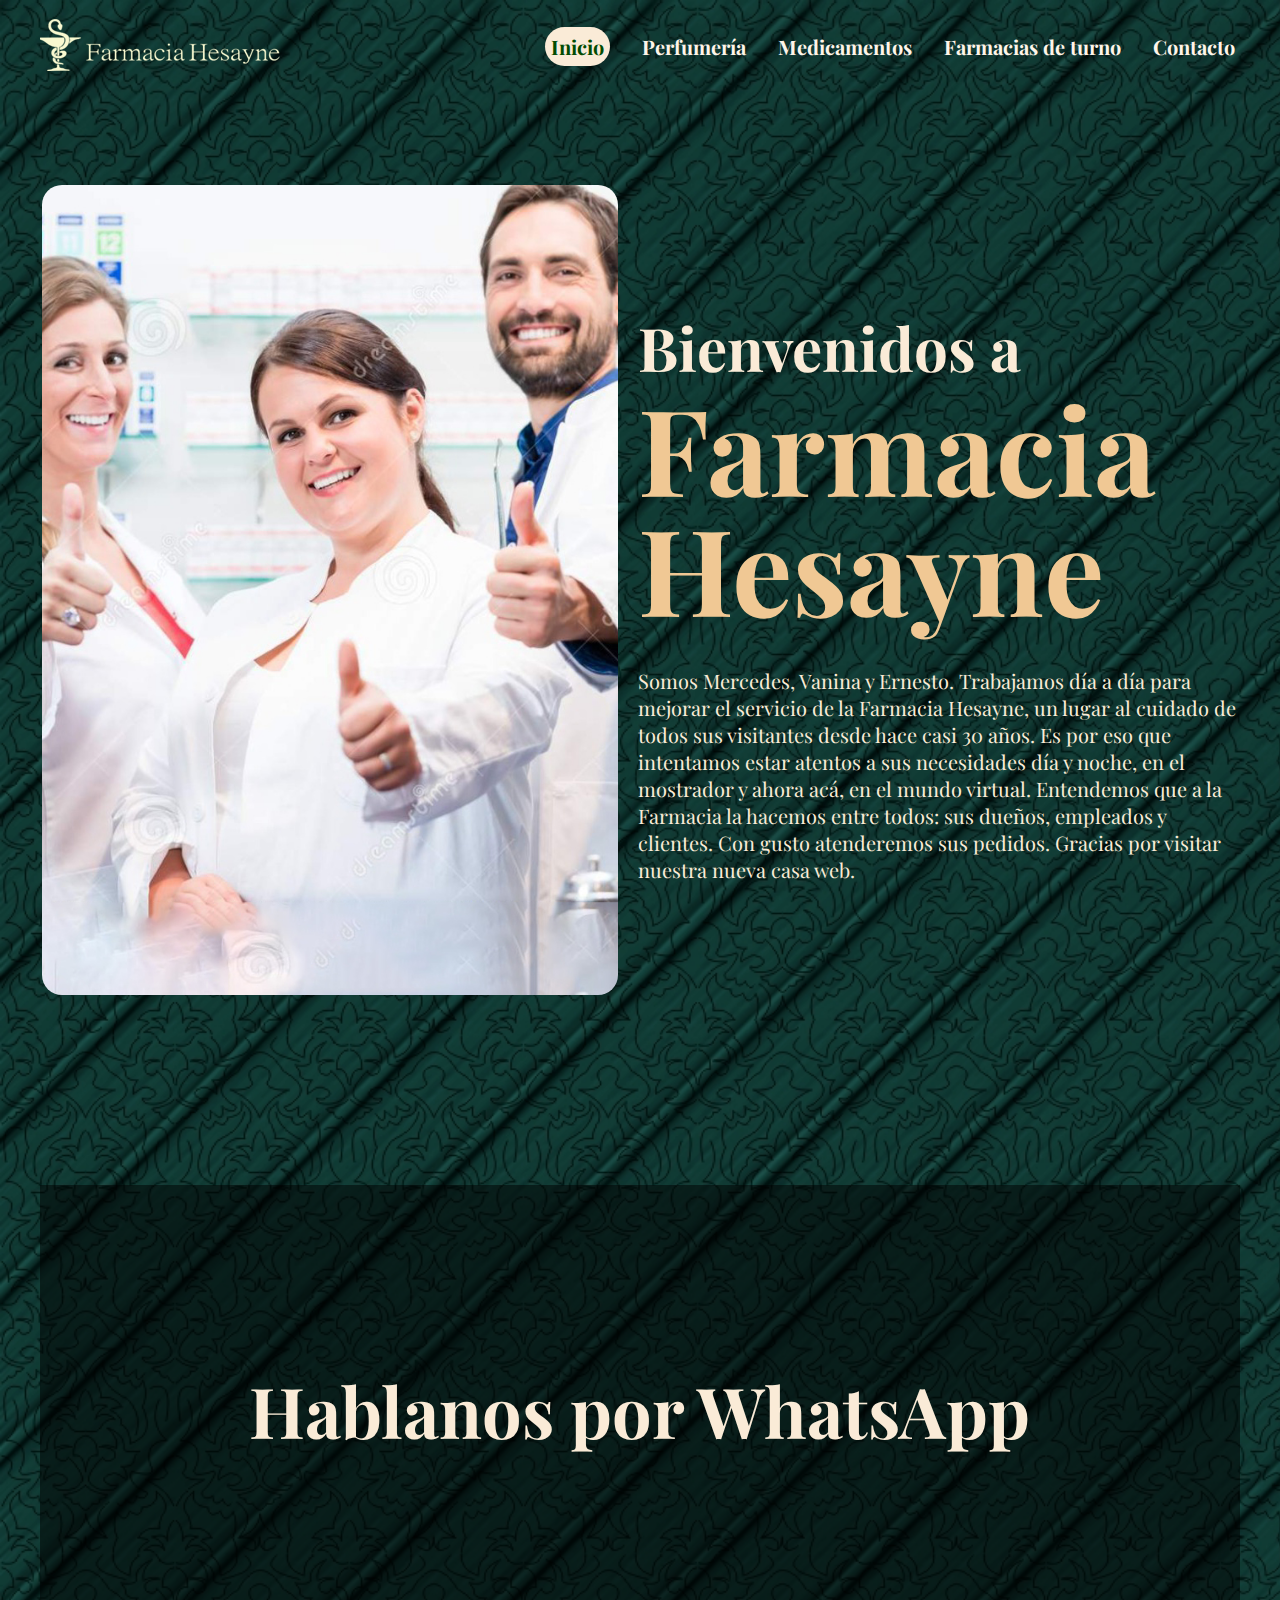
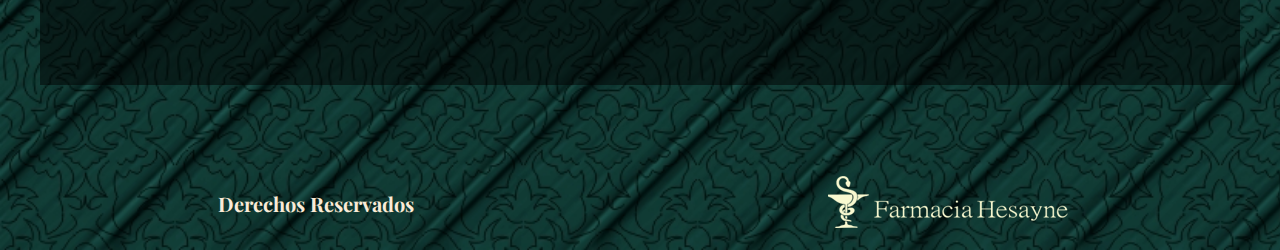
<file: index.html>
<!DOCTYPE html>
<html lang="es">
<head>
    <meta charset="UTF-8">
    <meta http-equiv="X-UA-Compatible" content="IE=edge">
    <meta name="viewport" content="width=device-width, initial-scale=1.0">
    <meta name="description" content="Este es el sitio de la Farmacia Hesayne donde podrás comprar perfumes, preguntar por medicamentos, enterarte qué farmacias están de turno y hablar con nosotros.">
    <meta name="keywords"  content="FARMCIA, HESAYNE, PERFUMES, MEDICAMENTOS, TURNO, EMERGENCIAS, MEDICINA">
    <title>Farmacia Hesayne - Inicio</title>

    

    <!-- Goofle Fonts - Tipografía -->
    <link rel="preconnect" href="https://fonts.googleapis.com">
    <link rel="preconnect" href="https://fonts.gstatic.com" crossorigin>
    <link href="https://fonts.googleapis.com/css2?family=Playfair+Display:wght@500;700;900&display=swap" rel="stylesheet">

    <!-- Fontawesome - Iconos -->
    <link rel="stylesheet" href="https://use.fontawesome.com/releases/v5.15.4/css/all.css" integrity="sha384-DyZ88mC6Up2uqS4h/KRgHuoeGwBcD4Ng9SiP4dIRy0EXTlnuz47vAwmeGwVChigm" crossorigin="anonymous">
    
    <!-- Hoja de estilos -->
    <link rel="stylesheet" href="./styles.css">

    <!-- AOS - CSS -->
    <link href="https://unpkg.com/aos@2.3.1/dist/aos.css" rel="stylesheet">

    <!-- Animate - CSS -->
    <link rel="stylesheet" href="https://cdnjs.cloudflare.com/ajax/libs/animate.css/4.1.1/animate.min.css"/>

    
</head>
<body>
    <header>
        <div class="header__contenedor">
            <div class="header_logo flex-header--30 nav__logo">
                <a class="nav__enlace" href="../index.html">
                    <img src="./imagenes/firmon.png" alt="logo">
                </a>
            </div>
                <div class="flex-header-hijo flex-header--70">
                    <nav>
                        <a class="btn-open-sidebar" href="#sidebar"><i class="fas fa-bars" style="color: antiquewhite;"></i></a>
                        <ul class="nav__lista" id="sidebar">
                            <li class="nav__item">
                                <a class="nav__enlace nav_enlace--activo" href="index.html">Inicio</a>
                            </li>
                            <li class="nav__item">
                                <a class="nav__enlace" href="pages/perfumeria.html">Perfumería</a>
                            </li>
                            <li class="nav__item">
                                <a class="nav__enlace" href="pages/medicamentos.html">Medicamentos</a>
                            </li>
                            <li class="nav__item">
                                <a class="nav__enlace" href="pages/farmacias-de-turno.html">Farmacias de turno</a>
                            </li>
                            <li class="nav__item">
                                <a class="nav__enlace" href="pages/contacto.html">Contacto</a>
                            </li>
                            <li class="nav__item nav__item--oculto"> <!-- sidebar -->
                                <a class="nav__enlace btn-open-sidebar" href="#">❌</a>
                            </li>
                        </ul>
                    </nav>  
                </div>
        </div>
    </header>
    <main>
        <section class="caja grid">
                <div class="hero__left">
                    <img src="./imagenes/farmassssok.jpg" style="width: 100%;" alt="Equipo farmacéutico">
                </div>
                <div class="grid__flex">
                    <h1 class="hero__copete">Bienvenidos a</h1>
                    <h2 class="hero__titulo">Farmacia Hesayne</h2>
                    <p class="hero__parrafo">Somos Mercedes, Vanina y Ernesto. Trabajamos día a día para mejorar el servicio de la Farmacia Hesayne, un lugar al cuidado de todos sus visitantes desde hace casi 30 años. Es por eso que intentamos estar atentos a sus necesidades día y noche, en el mostrador y ahora acá, en el mundo virtual. Entendemos que a la Farmacia la hacemos entre todos: sus dueños, empleados y clientes. Con gusto atenderemos sus pedidos. Gracias por visitar nuestra nueva casa web.</p>
                </div>
        </section>
        <section class="caja2 grid2">
            <div class="grid__flex2">
                <div><h3>Hablanos por WhatsApp</h1></div>
                <div class="iconitoWapp nav__enlace"><a href="https://web.whatsapp.com/"><i class="fab fa-whatsapp fa-6x" style="color: antiquewhite;"></i></a></div>
            </div>
        </section>
    </main>
    <footer>
        <div class="footer__contenedor">
            <div class="flex-footer-hijo">
                <p>Derechos Reservados</p>
            </div>
            <div>
                <img src="./imagenes/firmon.png" alt="">
            </div>
        </div>
    </footer>

    <!-- AOS - JS -->
    <script src="https://unpkg.com/aos@2.3.1/dist/aos.js"></script>
    <script>
        AOS.init();
      </script>

      
</body>
</html>
</file>
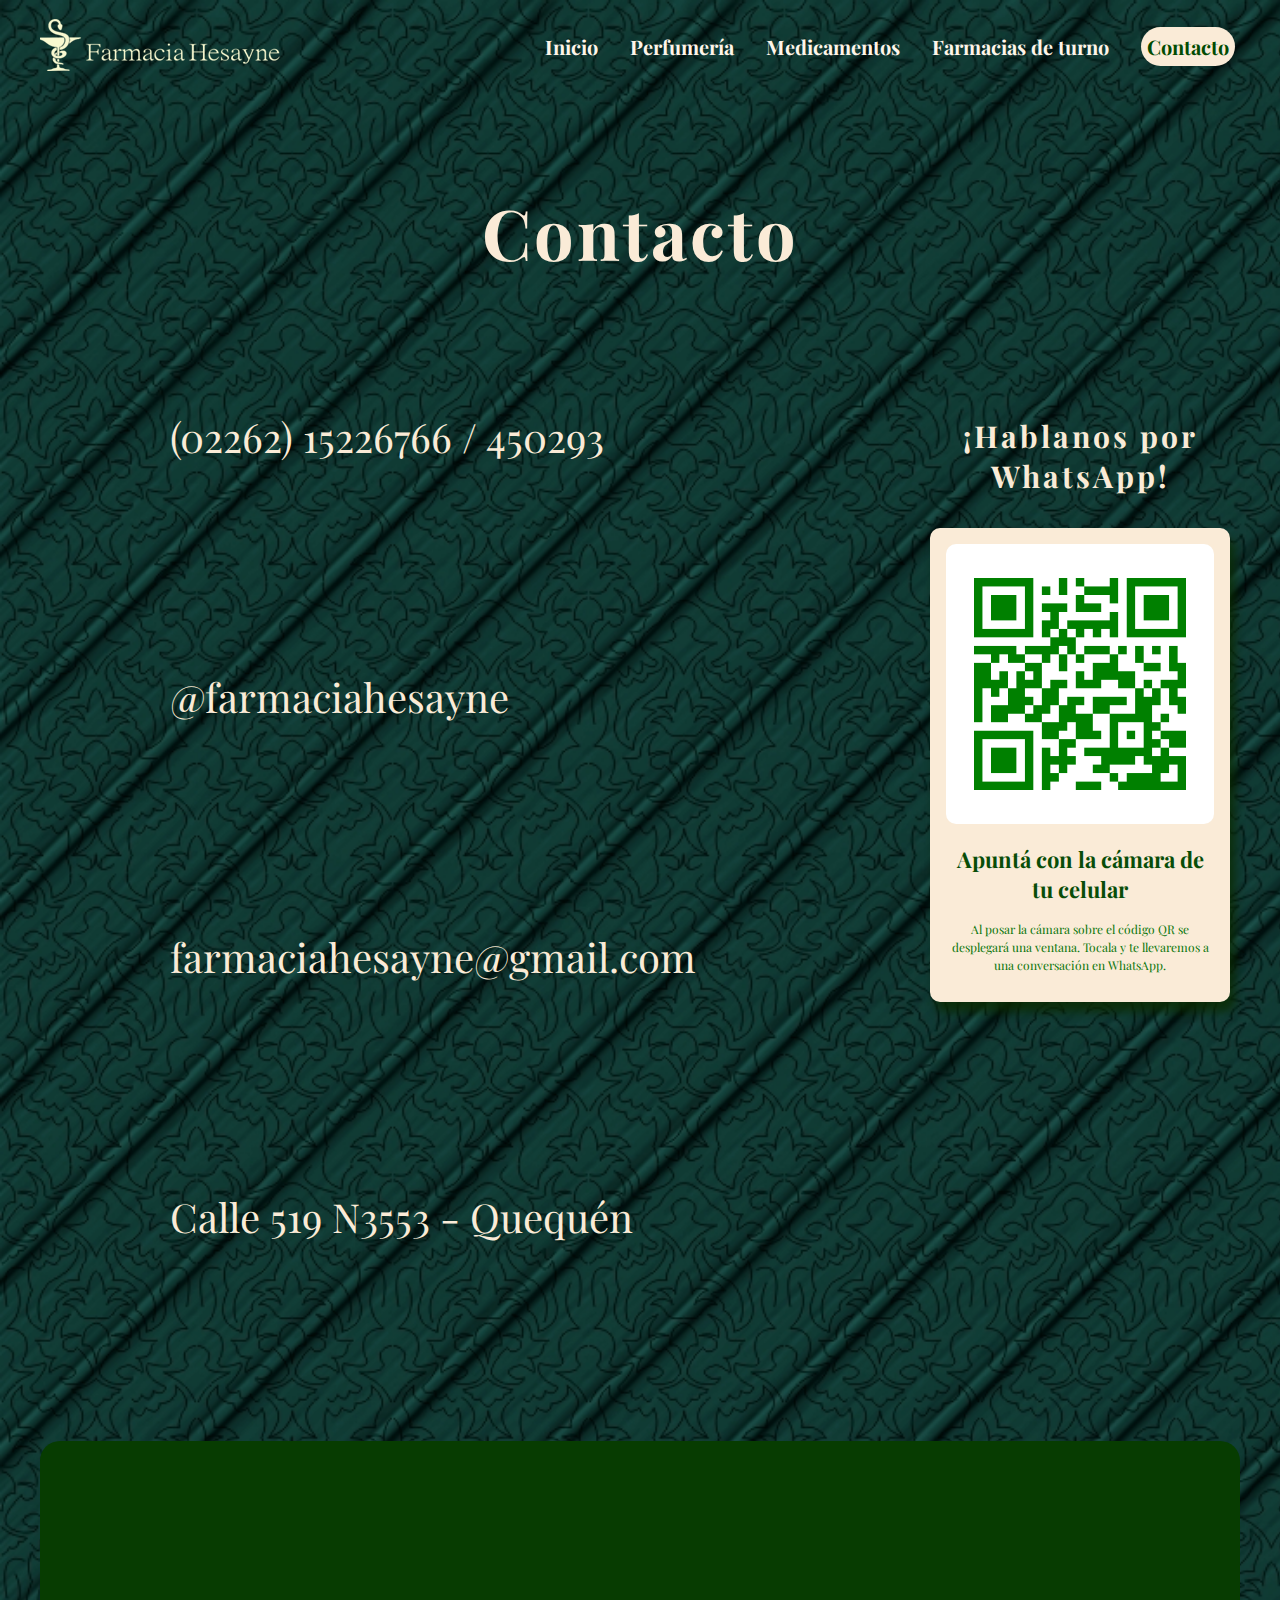
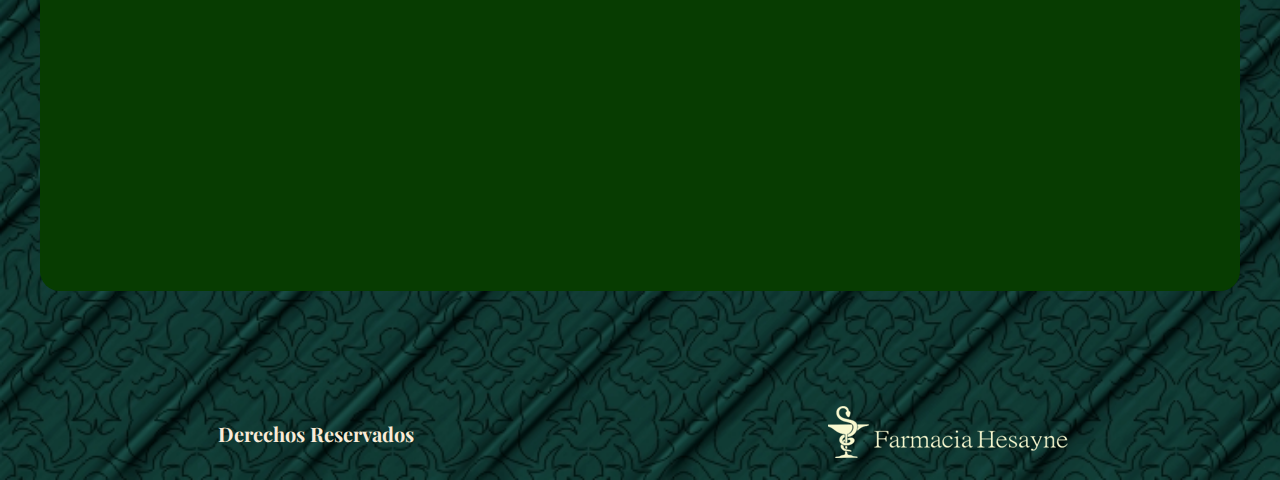
<file: pages/contacto.html>
<!DOCTYPE html>
<html lang="en">
<head>
    <meta charset="UTF-8">
    <meta http-equiv="X-UA-Compatible" content="IE=edge">
    <meta name="viewport" content="width=device-width, initial-scale=1.0">
    <title>Farmacia Hesayne - Perfumería</title>
    
    <!-- Goofle Fonts - Tipografía -->
    <link rel="preconnect" href="https://fonts.googleapis.com">
    <link rel="preconnect" href="https://fonts.gstatic.com" crossorigin>
    <link href="https://fonts.googleapis.com/css2?family=Playfair+Display:wght@500;700;900&display=swap" rel="stylesheet">

    <!-- Fontawesome - Iconos -->
    <link rel="stylesheet" href="https://use.fontawesome.com/releases/v5.15.4/css/all.css" integrity="sha384-DyZ88mC6Up2uqS4h/KRgHuoeGwBcD4Ng9SiP4dIRy0EXTlnuz47vAwmeGwVChigm" crossorigin="anonymous">
    
    <!-- Hoja de estilos -->
    <link rel="stylesheet" href="../styles.css">
</head>

<body>
    <header>
        <div class="header__contenedor">
            <div class="header_logo flex-header--30 nav__logo">
                <a class="nav__enlace" href="../index.html">
                    <img src="../imagenes/firmon.png" alt="logo">
                </a>
            </div>
                <div class="flex-header-hijo flex-header--70">
                    <nav>
                        <a class="btn-open-sidebar" href="#sidebar"><i class="fas fa-bars" style="color: antiquewhite;"></i></a>
                        <ul class="nav__lista" id="sidebar">
                            <li class="nav__item">
                                <a class="nav__enlace" href="../index.html">Inicio</a>
                            </li>
                            <li class="nav__item">
                                <a class="nav__enlace" href="./perfumeria.html">Perfumería</a>
                            </li>
                            <li class="nav__item">
                                <a class="nav__enlace" href="./medicamentos.html">Medicamentos</a>
                            </li>
                            <li class="nav__item">
                                <a class="nav__enlace" href="./farmacias-de-turno.html">Farmacias de turno</a>
                            </li>
                            <li class="nav__item">
                                <a class="nav__enlace nav_enlace--activo" href="./contacto.html">Contacto</a>
                            </li>
                            <li class="nav__item nav__item--oculto"> <!-- sidebar -->
                                <a class="nav__enlace btn-open-sidebar" href="#">❌</a>
                            </li>
                        </ul>
                    </nav>  
                </div>
        </div>
    </header>

    <main>
        <section>
            <h2 class="titulo">Contacto</h2>
        </section>
        
        <section class="caja grid3">

                <section id="logoTelefono"><i class="fas fa-phone-alt fa-5x" style="color: antiquewhite;"></i></section>

                <section id="logoInstagram"><i class="fab fa-instagram fa-5x" style="color: antiquewhite;"></i></section>

                <section id="logoGmail"><i class="fas fa-envelope fa-5x" style="color: antiquewhite;"></i></section>

                <section id="logoDireccion"><i class="fas fa-map-marked-alt fa-5x" style="color: antiquewhite;"></i></section>

                <section id="telefono">(02262) 15226766 / 450293</section>

                <section id="instagram">@farmaciahesayne</section>

                <section id="gmail">farmaciahesayne@gmail.com</section>

                <section id="direccion">Calle 519 N3553 - Quequén</section>

                <aside>
                    <section class="bem">
                        <h2 class="bem__h2">¡Hablanos por WhatsApp!</h2>
                        <div class="tarjetaWhatsapp">
                            <img class="tarjeta__imagen" src="../imagenes/codigo qr whatsapp.png" alt="Código QR de WhatsApp">
                            <h2 class="tarjeta__titulo">Apuntá con la cámara de tu celular</h2>
                            <p class="tarjeta__texto">Al posar la cámara sobre el código QR se desplegará una ventana. Tocala y te llevaremos a una conversación en WhatsApp.</p>
                        </div>
                    </section>
                </aside>
        </section>
        <section>
            </section>
            <section class="mapita">
                <iframe src="https://www.google.com/maps/embed?pb=!1m18!1m12!1m3!1d1560.128557743542!2d-58.72444827491091!3d-38.55088952689962!2m3!1f0!2f0!3f0!3m2!1i1024!2i768!4f13.1!3m3!1m2!1s0x958f97c36ff0e629%3A0x3ba8060438a03616!2sFarmacia%20Hesayne!5e0!3m2!1ses-419!2sar!4v1649039605300!5m2!1ses-419!2sar" class="googlemaps" width="1200" height="450" style="border:0;" allowfullscreen="" loading="lazy" referrerpolicy="no-referrer-when-downgrade"></iframe>
            </section>
        </section>
        
    </main>

    <footer>
        <div class="footer__contenedor">
            <div class="flex-footer-hijo">
                <p>Derechos Reservados</p>
            </div>
            <div>
                <img src="../imagenes/firmon.png" alt="">
            </div>
        </div>
    </footer>
</body>
</html>
</file>
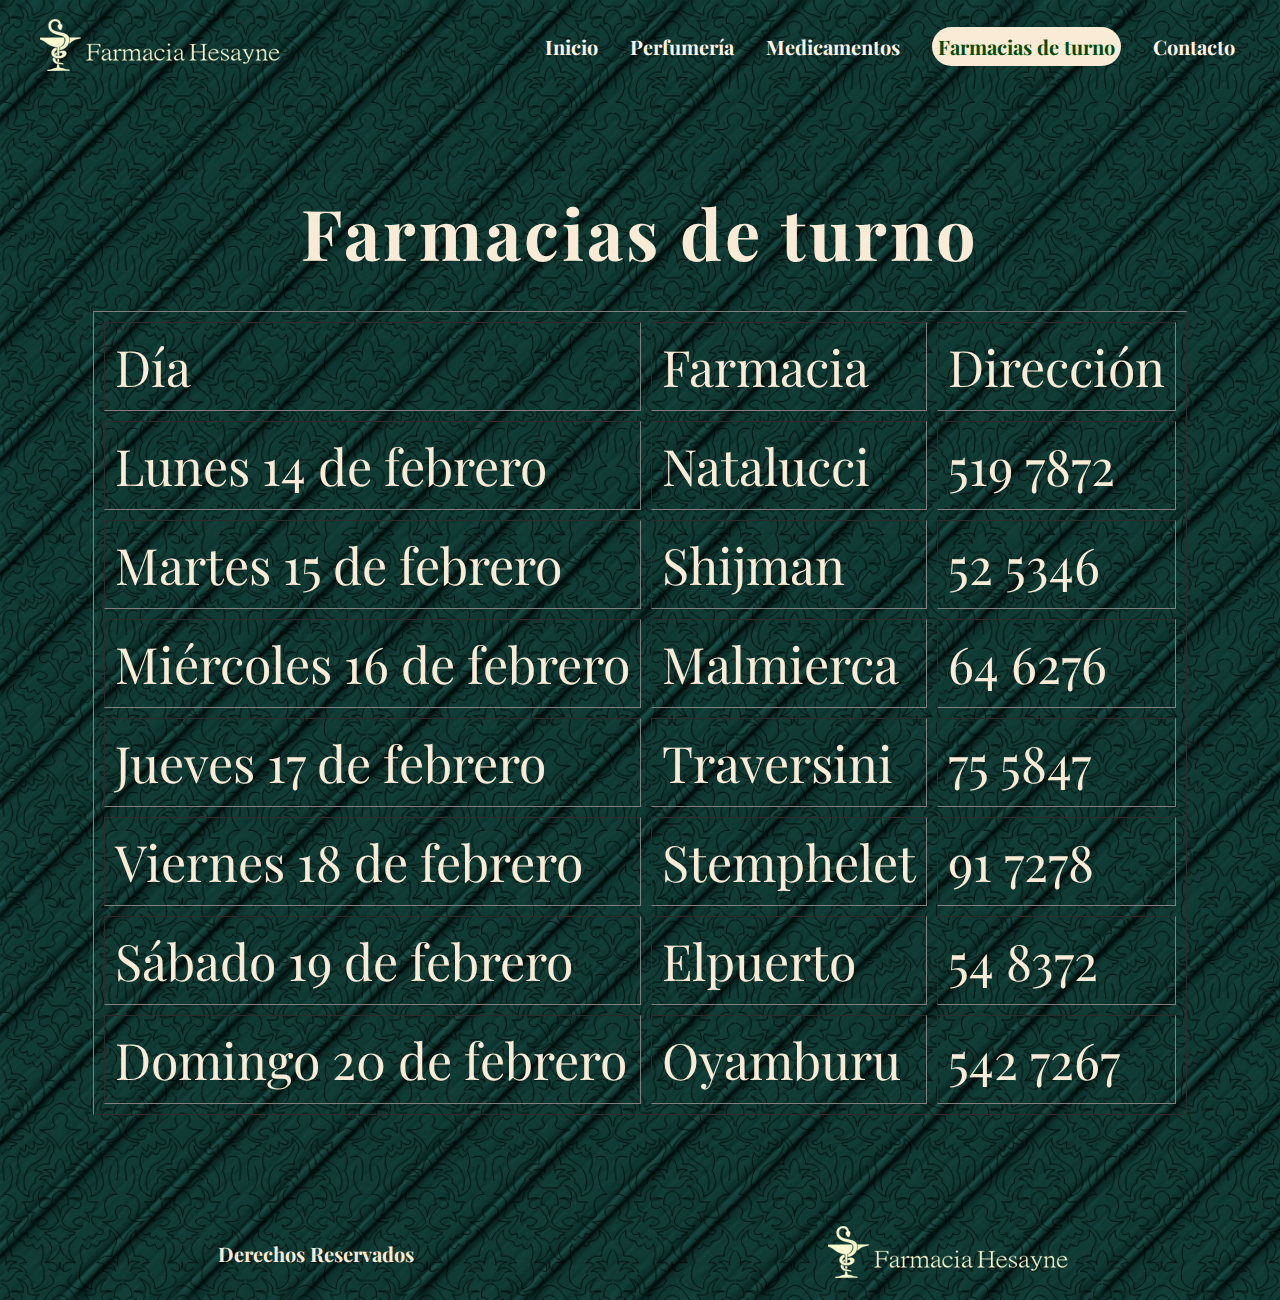
<file: pages/farmacias-de-turno.html>
<!DOCTYPE html>
<html lang="en">
<head>
    <meta charset="UTF-8">
    <meta http-equiv="X-UA-Compatible" content="IE=edge">
    <meta name="viewport" content="width=device-width, initial-scale=1.0">
    <title>Farmacia Hesayne - Perfumería</title>
    
    <!-- Goofle Fonts - Tipografía -->
    <link rel="preconnect" href="https://fonts.googleapis.com">
    <link rel="preconnect" href="https://fonts.gstatic.com" crossorigin>
    <link href="https://fonts.googleapis.com/css2?family=Playfair+Display:wght@500;700;900&display=swap" rel="stylesheet">

    <!-- Fontawesome - Iconos -->
    <link rel="stylesheet" href="https://use.fontawesome.com/releases/v5.15.4/css/all.css" integrity="sha384-DyZ88mC6Up2uqS4h/KRgHuoeGwBcD4Ng9SiP4dIRy0EXTlnuz47vAwmeGwVChigm" crossorigin="anonymous">
    
    <!-- Hoja de estilos -->
    <link rel="stylesheet" href="../styles.css">
</head>
<body>
    <header>
        <div class="header__contenedor">
            <div class="header_logo flex-header--30 nav__logo">
                <a class="nav__enlace" href="../index.html">
                    <img src="../imagenes/firmon.png" alt="logo">
                </a>
            </div>
                <div class="flex-header-hijo flex-header--70">
                    <nav>
                        <a class="btn-open-sidebar" href="#sidebar"><i class="fas fa-bars" style="color: antiquewhite;"></i></a>
                        <ul class="nav__lista"  id="sidebar">
                            <li class="nav__item">
                                <a class="nav__enlace" href="../index.html">Inicio</a>
                            </li>
                            <li class="nav__item">
                                <a class="nav__enlace" href="./perfumeria.html">Perfumería</a>
                            </li>
                            <li class="nav__item">
                                <a class="nav__enlace" href="./medicamentos.html">Medicamentos</a>
                            </li>
                            <li class="nav__item">
                                <a class="nav__enlace nav_enlace--activo" href="./farmacias-de-turno.html">Farmacias de turno</a>
                            </li>
                            <li class="nav__item">
                                <a class="nav__enlace" href="./contacto.html">Contacto</a>
                            </li>
                            <li class="nav__item nav__item--oculto"> <!-- sidebar -->
                                <a class="nav__enlace btn-open-sidebar" href="#">❌</a>
                            </li>
                        </ul>
                    </nav>  
                </div>
        </div>
    </header>

    <main>
        
        <section>
            
            <div>
                <h1 class="titulo">Farmacias de turno</h1>
            </div>

        </section>
        <section>
            
            <div>
                <table border="1" cellpadding="10" cellspacing="10" class="tabla">
                    <tr>
                        <td>Día</td>
                        <td>Farmacia</td>
                        <td>Dirección</td>
                    </tr>
                    <tr>
                       <td>Lunes 14 de febrero</td>
                       <td>Natalucci</td>
                       <td>519 7872</td>
                    </tr>
                    <tr>
                       <td>Martes 15 de febrero</td>
                       <td>Shijman</td>
                       <td>52 5346</td>
                    </tr>
                    <tr>
                       <td>Miércoles 16 de febrero</td>
                       <td>Malmierca</td>
                       <td>64 6276</td>
                    </tr>
                    <tr>
                       <td>Jueves 17 de febrero</td>
                       <td>Traversini</td>
                       <td>75 5847</td>
                    </tr>
                    <tr>
                       <td>Viernes 18 de febrero</td>
                       <td>Stemphelet</td>
                       <td>91 7278</td>
                    </tr>
                    <tr>
                       <td>Sábado 19 de febrero</td>
                       <td>Elpuerto</td>
                       <td>54 8372</td>
                    </tr>
                    <tr>
                       <td>Domingo 20 de febrero</td>
                       <td>Oyamburu</td>
                       <td>542 7267</td>
                    </tr>
                </table>
            </div>
        </section>
    </main>

    <footer>
        <div class="footer__contenedor">
            <div class="flex-footer-hijo">
                <p>Derechos Reservados</p>
            </div>
            <div>
                <img src="../imagenes/firmon.png" alt="">
            </div>
        </div>
    </footer>
</body>
</html>
</file>
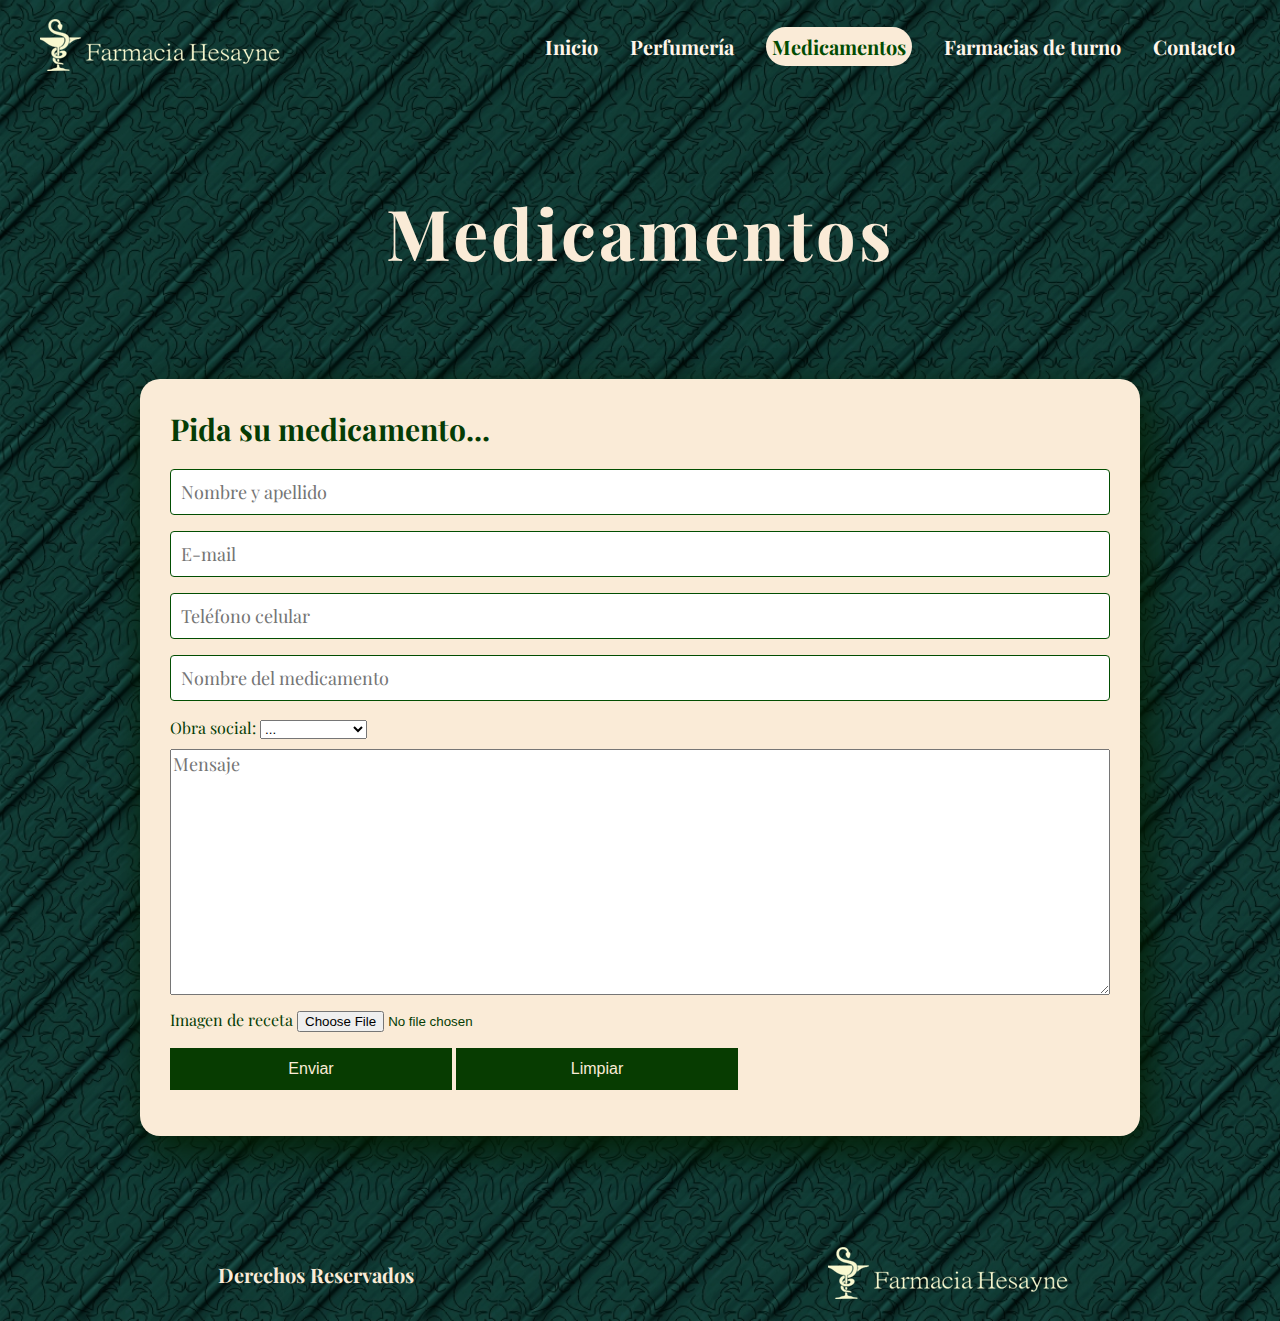
<file: pages/medicamentos.html>
<!DOCTYPE html>
<html lang="en">
<head>
    <meta charset="UTF-8">
    <meta http-equiv="X-UA-Compatible" content="IE=edge">
    <meta name="viewport" content="width=device-width, initial-scale=1.0">
    <title>Farmacia Hesayne - Perfumería</title>
    
    <!-- Goofle Fonts - Tipografía -->
    <link rel="preconnect" href="https://fonts.googleapis.com">
    <link rel="preconnect" href="https://fonts.gstatic.com" crossorigin>
    <link href="https://fonts.googleapis.com/css2?family=Playfair+Display:wght@500;700;900&display=swap" rel="stylesheet">

    <!-- Fontawesome - Iconos -->
    <link rel="stylesheet" href="https://use.fontawesome.com/releases/v5.15.4/css/all.css" integrity="sha384-DyZ88mC6Up2uqS4h/KRgHuoeGwBcD4Ng9SiP4dIRy0EXTlnuz47vAwmeGwVChigm" crossorigin="anonymous">
    
    <!-- Hoja de estilos -->
    <link rel="stylesheet" href="../styles.css">
</head>
<body>
    <header>
        <div class="header__contenedor">
            <div class="header_logo flex-header--30 nav__logo">
                <a class="nav__enlace" href="../index.html">
                    <img src="../imagenes/firmon.png" alt="logo">
                </a>
            </div>
                <div class="flex-header-hijo flex-header--70">
                    <nav>
                        <a class="btn-open-sidebar" href="#sidebar"><i class="fas fa-bars" style="color: antiquewhite;"></i></a>
                        <ul class="nav__lista" id="sidebar">
                            <li class="nav__item">
                                <a class="nav__enlace" href="../index.html">Inicio</a>
                            </li>
                            <li class="nav__item">
                                <a class="nav__enlace" href="./perfumeria.html">Perfumería</a>
                            </li>
                            <li class="nav__item">
                                <a class="nav__enlace nav_enlace--activo" href="./medicamentos.html">Medicamentos</a>
                            </li>
                            <li class="nav__item">
                                <a class="nav__enlace" href="./farmacias-de-turno.html">Farmacias de turno</a>
                            </li>
                            <li class="nav__item">
                                <a class="nav__enlace" href="./contacto.html">Contacto</a>
                            </li>
                            <li class="nav__item nav__item--oculto"> <!-- sidebar -->
                                <a class="nav__enlace btn-open-sidebar" href="#">❌</a>
                            </li>
                        </ul>
                    </nav>  
                </div>
        </div>
    </header>

    <main>
        <section>
            <h2 class="titulo">Medicamentos</h2>
        </section>
        <section class="form-medicamentos">
            <h1>Pida su medicamento...</h1>
            <form action="">
                <div>
                    <input type="text" id="fullname" name="fullname" placeholder="Nombre y apellido" class="controls">
                </div>
                <div>
                    <input type="email" id="email" name="email" placeholder="E-mail" class="controls">
                </div>
                <div>
                    <input type="number" id="celular" name="celular" placeholder="Teléfono celular" class="controls">
                </div>
                <div>
                    <input type="text" id="medicamento" name="medicamento" placeholder="Nombre del medicamento" class="controls"> 
                </div>
                <div>
                    <label for="obra social">Obra social:</label>
                    <select class="listado" name="Obra Social" id="obra social">
                        <option value="...">...</option>
                        <option value="osde">OSDE</option>
                        <option value="ioma">IOMA</option>
                        <option value="swissmedical">Swiss Medical</option>
                        <option value="amffa">AMFFA</option>
                        <option value="medife">Medifé</option>
                    </select>
                </div>
                <div>
                    <textarea class="campodetexto" name="mensaje" id="mensaje" cols="30" rows="10" placeholder="Mensaje"></textarea>
                </div>              
                <div>
                    <label for="receta">Imagen de receta</label>
                    <input type="file" id="receta" name="receta">
                </div>
                <div>
                    <input type="submit" value="Enviar" class="botons btn-green brn-green:hover">
                    <input type="reset" value="Limpiar" class="botons btn-green brn-green:hover">
                </div>
            </form>
        </section>
    </main>

    <footer>
        <div class="footer__contenedor">
            <div class="flex-footer-hijo">
                <p>Derechos Reservados</p>
            </div>
            <div>
                <img src="../imagenes/firmon.png" alt="">
            </div>
        </div>
    </footer>
</body>
</html>
</file>
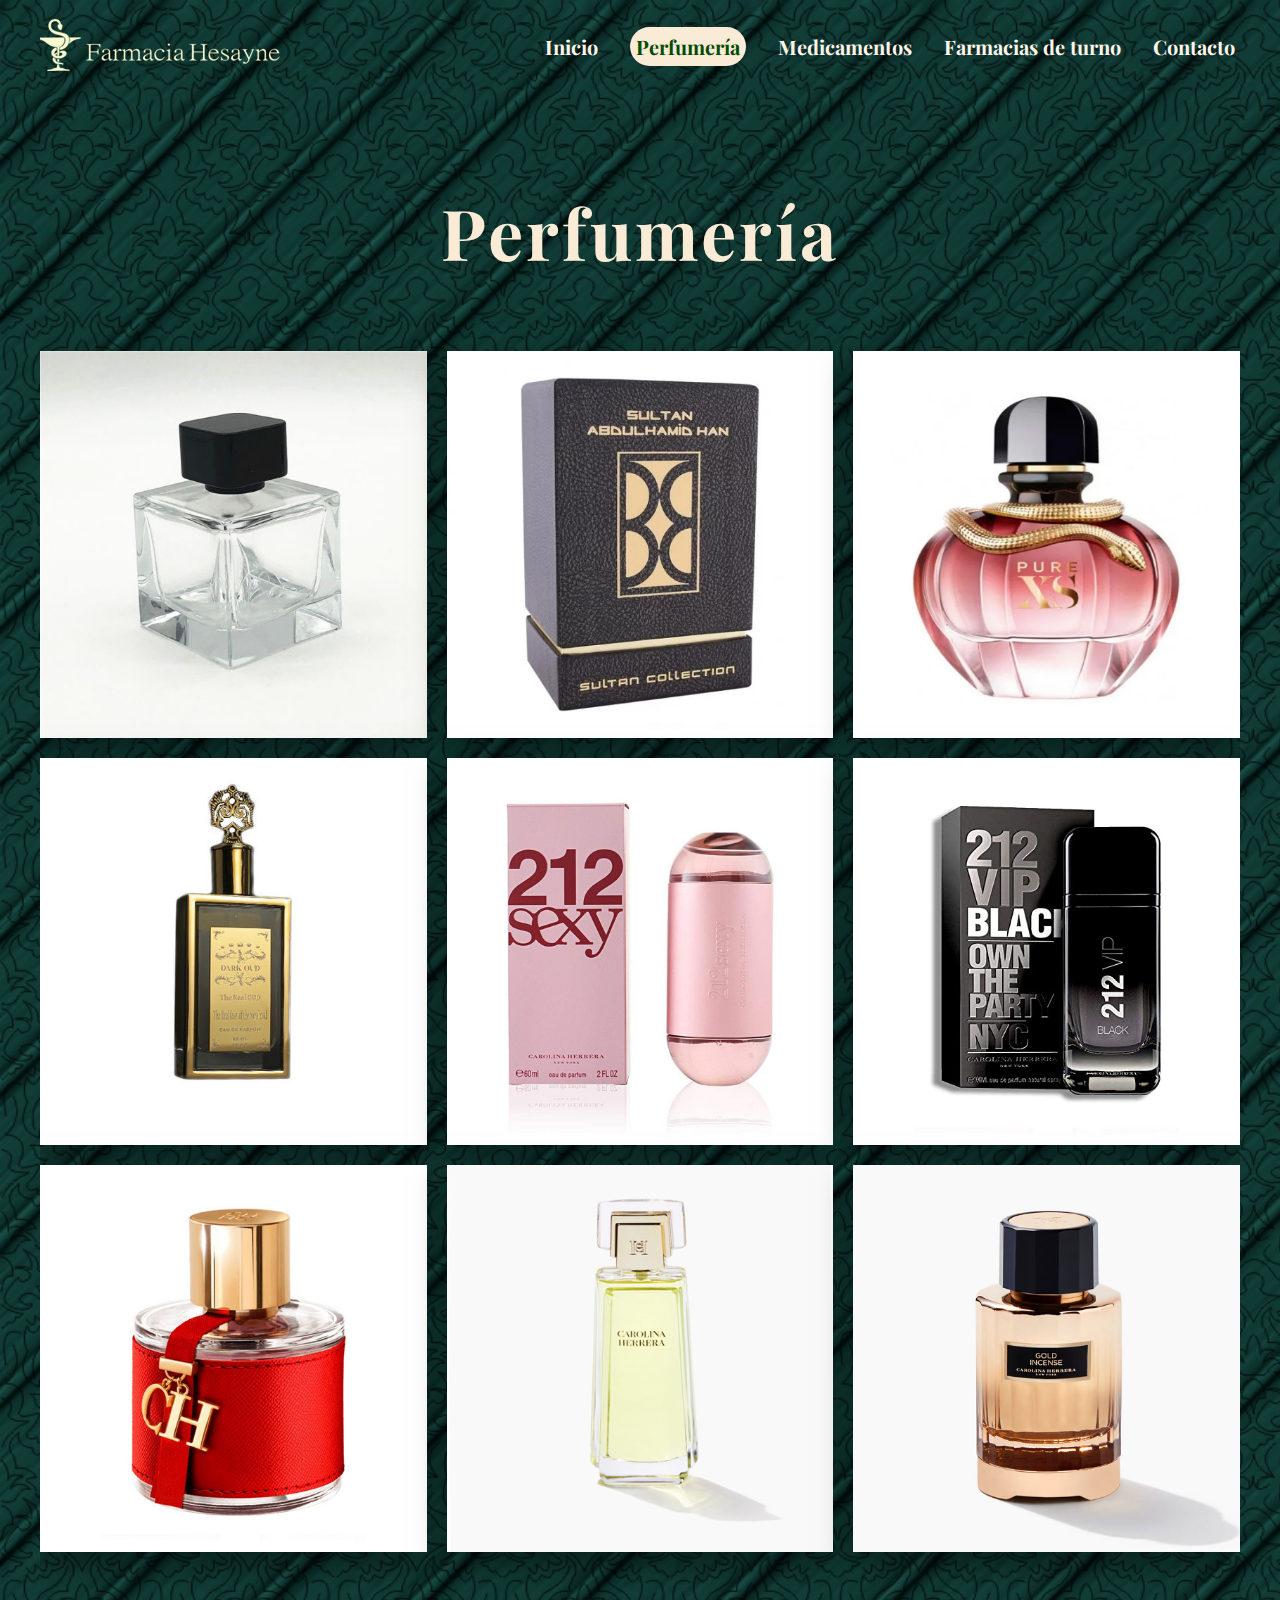
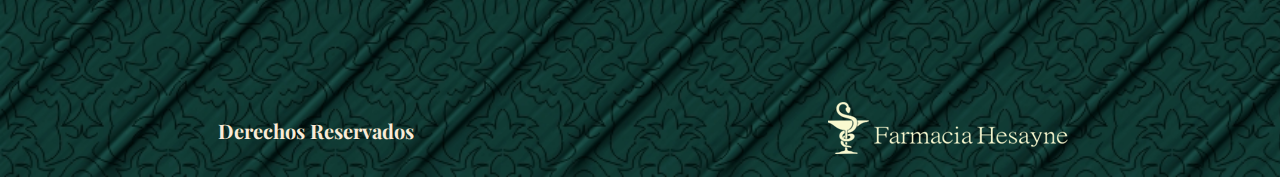
<file: pages/perfumeria.html>
<!DOCTYPE html>
<html lang="en">
<head>
    <meta charset="UTF-8">
    <meta http-equiv="X-UA-Compatible" content="IE=edge">
    <meta name="viewport" content="width=device-width, initial-scale=1.0">
    <title>Farmacia Hesayne - Perfumería</title>
    
    <!-- Goofle Fonts - Tipografía -->
    <link rel="preconnect" href="https://fonts.googleapis.com">
    <link rel="preconnect" href="https://fonts.gstatic.com" crossorigin>
    <link href="https://fonts.googleapis.com/css2?family=Playfair+Display:wght@500;700;900&display=swap" rel="stylesheet">

    <!-- Fontawesome - Iconos -->
    <link rel="stylesheet" href="https://use.fontawesome.com/releases/v5.15.4/css/all.css" integrity="sha384-DyZ88mC6Up2uqS4h/KRgHuoeGwBcD4Ng9SiP4dIRy0EXTlnuz47vAwmeGwVChigm" crossorigin="anonymous">
    
    <!-- Hoja de estilos -->
    <link rel="stylesheet" href="../styles.css">
</head>
<body>
    <header>
        <div class="header__contenedor">
                <div class="header_logo flex-header--30 nav__logo">
                    <a class="nav__enlace" href="../index.html">
                        <img src="../imagenes/firmon.png" alt="logo">
                    </a>
                </div>
                <div class="flex-header-hijo flex-header--70">
                    <nav>
                        <a class="btn-open-sidebar" href="#sidebar"><i class="fas fa-bars" style="color: antiquewhite;"></i></a>
                        <ul class="nav__lista"  id="sidebar">
                            <li class="nav__item">
                                <a class="nav__enlace" href="../index.html">Inicio</a>
                            </li>
                            <li class="nav__item">
                                <a class="nav__enlace nav_enlace--activo" href="./perfumeria.html">Perfumería</a>
                            </li>
                            <li class="nav__item">
                                <a class="nav__enlace" href="./medicamentos.html">Medicamentos</a>
                            </li>
                            <li class="nav__item">
                                <a class="nav__enlace" href="./farmacias-de-turno.html">Farmacias de turno</a>
                            </li>
                            <li class="nav__item">
                                <a class="nav__enlace" href="./contacto.html">Contacto</a>
                            </li>
                            <li class="nav__item nav__item--oculto"> <!-- sidebar -->
                                <a class="nav__enlace btn-open-sidebar" href="#">❌</a>
                            </li>
                        </ul>
                    </nav>  
                </div>
        </div>
    </header>

    <main>
        <section>
            <h2 class="titulo">Perfumería</h2>
        </section>

        <section class="galeria">
            <a href="#image1">
                <img src="../imagenes/perfu square.jpeg" alt="">
            </a>
            <a href="#image2">
                <img src="../imagenes/foto2.jpg" alt="">
            </a>
            <a href="#image3">
                <img src="../imagenes/foto3.jpg" alt="">
            </a>
            <a href="#image4">
                <img src="../imagenes/foto4.jpg" alt="">
            </a>
            <a href="#image5">
                <img src="../imagenes/foto5.jpg" alt="">
            </a>
            <a href="#image6">
                <img src="../imagenes/foto6.jpg" alt="">
            </a>
            <a href="#image7">
                <img src="../imagenes/foto7.jpg" alt="">
            </a>
            <a href="#image8">
                <img src="../imagenes/foto8.jpg" alt="">
            </a>
            <a href="#image9">
                <img src="../imagenes/foto9.jpg" alt="">
            </a>
        </section>

        <article class="light-box" id="image1">
            <a href="#image9" class="next"><i class="fas fa-arrow-circle-left" style="color: antiquewhite;"></i></a>
            <div>
                <h1>Del Cuore (50ml) - $17.000</h1>
            
                <img src="../imagenes/perfu square.jpeg" alt="">
            </div>
            <a href="#image2" class="next"><i class="fas fa-arrow-alt-circle-right" style="color: antiquewhite;"></i></a>
            <a href="#" class="close">X</a>
        </article>
        <article class="light-box" id="image2">
            <a href="#image1" class="next"><i class="fas fa-arrow-circle-left" style="color: antiquewhite;"></i></a>
            <div>
                <h1>Sultan (60ml) - $18.000</h1>

                <img src="../imagenes/foto2.jpg" alt="">
            </div>
            <a href="#image3" class="next"><i class="fas fa-arrow-alt-circle-right" style="color: antiquewhite;"></i></a>
            <a href="#" class="close">X</a>
        </article>
        <article class="light-box" id="image3">
            <a href="#image2" class="next"><i class="fas fa-arrow-circle-left" style="color: antiquewhite;"></i></a>
            <div>
                <h1>Pure XS (50ml) - $20.000</h1>

                <img src="../imagenes/foto3.jpg" alt="">
            </div>
            <a href="#image4" class="next"><i class="fas fa-arrow-alt-circle-right" style="color: antiquewhite;"></i></a>
            <a href="#" class="close">X</a>
        </article>
        <article class="light-box" id="image4">
            <a href="#image3" class="next"><i class="fas fa-arrow-circle-left" style="color: antiquewhite;"></i></a>
            <div>
                <h1>Dark Oud (60ml) - $21.000</h1>

                <img src="../imagenes/foto4.jpg" alt="">
            </div>
            <a href="#image5" class="next"><i class="fas fa-arrow-alt-circle-right" style="color: antiquewhite;"></i></a>
            <a href="#" class="close">X</a>
        </article>
        <article class="light-box" id="image5">
            <a href="#image4" class="next"><i class="fas fa-arrow-circle-left" style="color: antiquewhite;"></i></a>
            <div>
                <h1>212 Sexy (60ml) - $22.000</h1>

                <img src="../imagenes/foto5.jpg" alt="">
            </div>
            <a href="#image6" class="next"><i class="fas fa-arrow-alt-circle-right" style="color: antiquewhite;"></i></a>
            <a href="#" class="close">X</a>
        </article>
        <article class="light-box" id="image6">
            <a href="#image5" class="next"><i class="fas fa-arrow-circle-left" style="color: antiquewhite;"></i></a>
            <div>
                <h1>212 VIP Black (60ml) - $22.000</h1>

                <img src="../imagenes/foto6.jpg" alt="">
            </div>
            <a href="#image7" class="next"><i class="fas fa-arrow-alt-circle-right" style="color: antiquewhite;"></i></a>
            <a href="#" class="close">X</a>
        </article>
        <article class="light-box" id="image7">
            <a href="#image6" class="next"><i class="fas fa-arrow-circle-left" style="color: antiquewhite;"></i></a>
            <div>
                <h1>CH Red (50ml) - $30.000</h1>

                <img src="../imagenes/foto7.jpg" alt="">
            </div>
            <a href="#image8" class="next"><i class="fas fa-arrow-alt-circle-right" style="color: antiquewhite;"></i></a>
            <a href="#" class="close">X</a>
        </article>
        <article class="light-box" id="image8">
            <a href="#image7" class="next"><i class="fas fa-arrow-circle-left" style="color: antiquewhite;"></i></a>
            <div>
                <h1>Carolina Herrera Aqua (80ml) - $25.000</h1>

                <img src="../imagenes/foto8.jpg" alt="">
            </div>
            <a href="#image9" class="next"><i class="fas fa-arrow-alt-circle-right" style="color: antiquewhite;"></i></a>
            <a href="#" class="close">X</a>
        </article>
        <article class="light-box" id="image9">
            <a href="#image8" class="next"><i class="fas fa-arrow-circle-left" style="color: antiquewhite;"></i></a>
            <div>
                <h1>CH Gold Incense (60ml) - $30.000</h1>

                <img src="../imagenes/foto9.jpg" alt="">
            </div>
            <a href="#image1" class="next"><i class="fas fa-arrow-alt-circle-right" style="color: antiquewhite;"></i></a>
            <a href="#" class="close">X</a>
        </article>

    </main>

    <footer>
        <div class="footer__contenedor">
            <div class="flex-footer-hijo">
                <p>Derechos Reservados</p>
            </div>
            <div>
                <img src="../imagenes/firmon.png" alt="">
            </div>
        </div>
    </footer>
</body>
</html>
</file>
<file: styles.css>
@charset "UTF-8";
* {
  margin: 3;
  padding: 3;
  -webkit-box-sizing: border-box;
          box-sizing: border-box;
}

body {
  font-family: 'Playfair Display', serif;
}

html {
  background-image: url(../imagenes/lines_texture1100.jpg);
  background-repeat: no-repeat;
  background-size: cover;
}

/* TÍTULOS */
.titulo {
  text-align: center;
  letter-spacing: 3px;
  font-size: 70px;
  color: antiquewhite;
  margin-bottom: 2rem;
  -webkit-animation-duration: 2s;
          animation-duration: 2s;
  -webkit-animation-name: aparecer;
          animation-name: aparecer;
  -webkit-animation-iteration-count: 1;
          animation-iteration-count: 1;
}

@-webkit-keyframes aparecer {
  0% {
    opacity: 0;
  }
  100% {
    opacity: 1;
  }
}

@keyframes aparecer {
  0% {
    opacity: 0;
  }
  100% {
    opacity: 1;
  }
}

.copete {
  color: antiquewhite;
  font-size: 30px;
  margin-bottom: auto;
}

/* Menú Lateral */
.btn-open-sidebar {
  display: none;
}

.nav__item--oculto {
  display: none;
}

/* PRIMER CONTENEDOR INDEX */
.caja {
  /* border: 3px solid black; */
  margin-left: auto;
  margin-right: auto;
  /* margin-bottom: 5rem;
    max-width: 1600px; */
  width: 95%;
  min-height: 100vh;
  /* padding: 1rem; */
}

.grid__flex {
  display: -webkit-box;
  display: -ms-flexbox;
  display: flex;
  -webkit-box-pack: center;
      -ms-flex-pack: center;
          justify-content: center;
  -webkit-box-align: stretch;
      -ms-flex-align: stretch;
          align-items: stretch;
  -webkit-box-orient: vertical;
  -webkit-box-direction: normal;
      -ms-flex-direction: column;
          flex-direction: column;
  color: antiquewhite;
}

.grid__flex h2 {
  font-size: 140px;
  line-height: 120px;
}

.grid__flex h1 {
  font-size: 60px;
  margin-bottom: none;
  -ms-grid-column-align: end;
      justify-self: end;
}

.grid__flex p {
  font-size: 25px;
}

.grid {
  display: -ms-grid;
  display: grid;
  -webkit-box-pack: center;
      -ms-flex-pack: center;
          justify-content: center;
  -webkit-box-align: stretch;
      -ms-flex-align: stretch;
          align-items: stretch;
  -ms-grid-columns: 48% 50%;
      grid-template-columns: 48% 50%;
  -ms-grid-rows: 1fr;
      grid-template-rows: 1fr;
  /* grid-template-areas: 
        "imagen copete"
        "imagen titulo"
        "imagen texto"; 
    justify-items: stretch;
    align-items: left; */
  margin-bottom: 100px;
  gap: 20px;
}

.grid img {
  width: 100%;
  height: 90vh;
  -o-object-fit: cover;
     object-fit: cover;
  border-radius: 20px;
}

.grid__flex .hero__titulo {
  font-size: 120px;
}

.hero__copete {
  margin-top: -60px;
  margin-bottom: -100px;
  -webkit-animation-duration: 2s;
          animation-duration: 2s;
  -webkit-animation-name: aparecer;
          animation-name: aparecer;
  -webkit-animation-iteration-count: 1;
          animation-iteration-count: 1;
}

.grid__flex p {
  font-size: 20px;
}

.hero__parrafo {
  margin-top: -60px;
  -webkit-animation-duration: 2s;
          animation-duration: 2s;
  -webkit-animation-name: aparecer;
          animation-name: aparecer;
  -webkit-animation-iteration-count: 1;
          animation-iteration-count: 1;
}

.hero__titulo {
  color: #f0c894;
  -webkit-animation-duration: 2s;
          animation-duration: 2s;
  -webkit-animation-name: aparecer;
          animation-name: aparecer;
  -webkit-animation-iteration-count: 1;
          animation-iteration-count: 1;
  font-size: 120px;
}

/* SEGUNDO CONTENEDOR INDEX */
.caja2 {
  /* border: 3px solid black; */
  margin-left: auto;
  margin-right: auto;
  margin-bottom: 5rem;
  max-width: 1600px;
  width: 95%;
  height: 500px;
  padding: 100px;
  min-height: 50vh;
  background: rgba(0, 0, 0, 0.5);
  /* padding: 1rem; */
}

.grid2 {
  display: -webkit-box;
  display: -ms-flexbox;
  display: flex;
  -webkit-box-pack: center;
      -ms-flex-pack: center;
          justify-content: center;
  -webkit-box-align: stretch;
      -ms-flex-align: stretch;
          align-items: stretch;
  -ms-grid-columns: 1fr;
      grid-template-columns: 1fr;
  -ms-grid-rows: 70% 30%;
      grid-template-rows: 70% 30%;
  -ms-flex-line-pack: center;
      align-content: center;
  -webkit-box-orient: vertical;
  -webkit-box-direction: normal;
      -ms-flex-direction: column;
          flex-direction: column;
}

.grid__flex2 {
  display: -webkit-box;
  display: -ms-flexbox;
  display: flex;
  -webkit-box-pack: center;
      -ms-flex-pack: center;
          justify-content: center;
  -webkit-box-align: center;
      -ms-flex-align: center;
          align-items: center;
  -webkit-box-orient: vertical;
  -webkit-box-direction: normal;
      -ms-flex-direction: column;
          flex-direction: column;
  color: antiquewhite;
}

.grid__flex2 h3 {
  font-size: 70px;
  line-height: 120px;
  margin-top: -30px;
}

.iconitoWapp {
  margin-top: -50px;
}

/* TABLA PÁGINA FARMACIAS DE TURNO */
.tabla {
  color: antiquewhite;
  font-size: 50px;
  margin: auto;
  margin-bottom: 100px;
}

/* CONTENEDOR PÁGINA CONTACTO */
.grid3 {
  display: -ms-grid;
  display: grid;
  -ms-grid-columns: 10% 60% 30%;
      grid-template-columns: 10% 60% 30%;
  -ms-grid-rows: 1fr 1fr 1fr 1fr;
      grid-template-rows: 1fr 1fr 1fr 1fr;
      grid-template-areas: "logoTelefono telefono qr" "logoInstagram instagram qr" "logoGmail gmail qr" "logoDireccion direccion qr";
  gap: 10px;
  -webkit-box-orient: horizontal;
  -webkit-box-direction: normal;
      -ms-flex-direction: row;
          flex-direction: row;
  color: antiquewhite;
  margin-bottom: 200px;
}

/* .grid3 > * {
    border: 1px solid orange;
} */
section#logoTelefono {
  -ms-grid-row: 1;
  -ms-grid-column: 1;
  grid-area: logoTelefono;
  -ms-flex-item-align: center;
      -ms-grid-row-align: center;
      align-self: center;
  -ms-grid-column-align: center;
      justify-self: center;
}

section#logoInstagram {
  -ms-grid-row: 2;
  -ms-grid-column: 1;
  grid-area: logoInstagram;
  -ms-flex-item-align: center;
      -ms-grid-row-align: center;
      align-self: center;
  -ms-grid-column-align: center;
      justify-self: center;
}

section#logoGmail {
  -ms-grid-row: 3;
  -ms-grid-column: 1;
  grid-area: logoGmail;
  -ms-flex-item-align: center;
      -ms-grid-row-align: center;
      align-self: center;
  -ms-grid-column-align: center;
      justify-self: center;
}

section#logoDireccion {
  -ms-grid-row: 4;
  -ms-grid-column: 1;
  grid-area: logoDireccion;
  -ms-flex-item-align: center;
      -ms-grid-row-align: center;
      align-self: center;
  -ms-grid-column-align: center;
      justify-self: center;
}

section#telefono {
  -ms-grid-row: 1;
  -ms-grid-column: 2;
  grid-area: telefono;
  -ms-flex-item-align: center;
      -ms-grid-row-align: center;
      align-self: center;
  -ms-grid-column-align: left;
      justify-self: left;
  font-size: 40px;
}

section#instagram {
  -ms-grid-row: 2;
  -ms-grid-column: 2;
  grid-area: instagram;
  -ms-flex-item-align: center;
      -ms-grid-row-align: center;
      align-self: center;
  -ms-grid-column-align: left;
      justify-self: left;
  font-size: 40px;
}

section#gmail {
  -ms-grid-row: 3;
  -ms-grid-column: 2;
  grid-area: gmail;
  -ms-flex-item-align: center;
      -ms-grid-row-align: center;
      align-self: center;
  -ms-grid-column-align: left;
      justify-self: left;
  font-size: 40px;
}

section#direccion {
  -ms-grid-row: 4;
  -ms-grid-column: 2;
  grid-area: direccion;
  -ms-flex-item-align: center;
      -ms-grid-row-align: center;
      align-self: center;
  -ms-grid-column-align: left;
      justify-self: left;
  font-size: 40px;
}

aside {
  -ms-grid-row: 1;
  -ms-grid-row-span: 4;
  -ms-grid-column: 3;
  grid-area: qr;
  -ms-flex-item-align: center;
      -ms-grid-row-align: center;
      align-self: center;
}

.googlemaps {
  margin-top: -100px;
  background: #073c01;
  border-radius: 20px;
  width: 95%;
  margin-left: 2.5%;
  margin-bottom: 100px;
}

/* PAGINA PERFUMERIA */
.galeria {
  display: -ms-grid;
  display: grid;
  -ms-grid-columns: (minmax(350px, 1fr))[auto-fit];
      grid-template-columns: repeat(auto-fit, minmax(350px, 1fr));
  width: 95%;
  margin: auto;
  gap: 20px;
  padding: 40px 0;
  overflow: hidden;
  margin-bottom: 100px;
}

.galeria h1 {
  color: antiquewhite;
  text-decoration: none;
  position: absolute;
  -webkit-box-pack: center;
      -ms-flex-pack: center;
          justify-content: center;
}

.galeria > a {
  display: block;
  position: relative;
  overflow: hidden;
  -webkit-box-shadow: 0 10px 30px rgba(0, 0, 0, 0.5);
          box-shadow: 0 10px 30px rgba(0, 0, 0, 0.5);
}

.galeria img {
  width: 100%;
  vertical-align: top;
  height: 100%;
  -o-object-fit: cover;
     object-fit: cover;
  -webkit-transition: -webkit-transform 0.5s;
  transition: -webkit-transform 0.5s;
  transition: transform 0.5s;
  transition: transform 0.5s, -webkit-transform 0.5s;
}

.galeria a:hover img {
  -webkit-filter: blur(2px);
          filter: blur(2px);
  -webkit-transform: rotate(10deg) scale(1.3);
          transform: rotate(10deg) scale(1.3);
}

.light-box {
  position: fixed;
  top: 0;
  left: 0;
  background: rgba(0, 0, 0, 0.5);
  -webkit-transition: -webkit-transform .3s ease-in-out;
  transition: -webkit-transform .3s ease-in-out;
  transition: transform .3s ease-in-out;
  transition: transform .3s ease-in-out, -webkit-transform .3s ease-in-out;
  width: 100%;
  height: 100vh;
  z-index: 1000;
  display: -webkit-box;
  display: -ms-flexbox;
  display: flex;
  -webkit-box-pack: center;
      -ms-flex-pack: center;
          justify-content: center;
  -webkit-box-align: center;
      -ms-flex-align: center;
          align-items: center;
  -webkit-transform: scale(0);
          transform: scale(0);
}

.light-box img {
  width: 30vw;
  max-height: 70vh;
}

.light-box:target {
  -webkit-transform: scale(1);
          transform: scale(1);
}

.light-box h1 {
  color: antiquewhite;
  text-align: center;
}

.close {
  display: block;
  position: absolute;
  top: 40px;
  right: 40px;
  background: #073c01;
  color: antiquewhite;
  text-decoration: none;
  width: 40px;
  height: 40px;
  text-align: center;
  line-height: 40px;
  border-radius: 50%;
}

.next {
  display: block;
  background: #073c01;
  color: antiquewhite;
  height: 30px;
  width: 30px;
  line-height: 30px;
  text-decoration: none;
  text-align: center;
  border-radius: 50%;
  margin: 30px;
}

/* TARJETA QR WHATSAPP PÁGINA CONTACTO */
.bem {
  height: 100vh;
  padding: 5rem 0;
  margin-bottom: 130px;
}

.bem__h2 {
  text-align: center;
  letter-spacing: 3px;
  font-size: 30px;
  color: antiquewhite;
  -ms-flex-line-pack: center;
      align-content: center;
  margin-bottom: 2rem;
}

.tarjetaWhatsapp {
  background-color: antiquewhite;
  -webkit-box-shadow: 5px 10px 10px rgba(10, 43, 0, 0.8);
          box-shadow: 5px 10px 10px rgba(10, 43, 0, 0.8);
  border-radius: 10px;
  text-align: center;
  width: 300px;
  padding: 1rem;
  margin: 0 auto;
  position: relative;
}

.tarjeta__imagen {
  border-radius: inherit;
  width: 100%;
  height: 280px;
  -o-object-fit: cover;
     object-fit: cover;
}

.tarjeta__titulo {
  color: #084d08;
  font-size: 22px;
  margin: 1rem 0;
}

.tarjeta__texto {
  color: #0a750a;
  font-size: 12px;
  line-height: 1.5;
}

.tarjeta__icono {
  background-color: red;
  border-radius: 50%;
  cursor: pointer;
  height: 30px;
  width: 30px;
  display: block;
  position: absolute;
  top: 2rem;
  right: 2rem;
}

.tarjeta__icono i {
  line-height: 30px;
}

.avatar, .avatar--small, .avatar--medium, .avatar--large {
  border-radius: 50%;
  background-color: grey;
  padding: 5px;
}

.avatar--small {
  width: 100px;
  height: 100px;
}

.avatar--medium {
  width: 300px;
  height: 300px;
}

.avatar--large {
  width: 500px;
  height: 500px;
}

/* MEDICAMENTOS */
.form-medicamentos {
  width: 1000px;
  background: antiquewhite;
  padding: 30px;
  margin: auto;
  margin-top: 100px;
  margin-bottom: 100px;
  border-radius: 20px;
  font-family: 'Playfair Display', serif;
  color: #053c05;
  -webkit-box-shadow: 7px 13px 37px #031e03;
          box-shadow: 7px 13px 37px #031e03;
}

.btn {
  border-radius: 3px;
  display: inline-block;
  padding: 20px 15px;
  text-decoration: none;
  text-shadow: 0 1px 0 rgba(10, 43, 0, 0.8);
  -webkit-box-shadow: 0 1px 1px rgba(10, 43, 0, 0.8);
          box-shadow: 0 1px 1px rgba(10, 43, 0, 0.8);
}

.btn-green {
  color: antiquewhite;
  background-color: rgba(35, 137, 4, 0.8);
}

.brn-green:hover {
  background-color: rgba(22, 79, 5, 0.8);
}

.btn-green:active {
  background-color: rgba(16, 54, 4, 0.8);
}

.form-medicamentos h1 {
  font-size: 30px;
  margin-bottom: 20px;
  margin-top: 0px;
  text-align: left;
  -webkit-box-pack: center;
      -ms-flex-pack: center;
          justify-content: center;
}

.controls {
  width: 100%;
  background: white;
  padding: 10px;
  border-radius: 4px;
  margin-bottom: 16px;
  border: 1px solid #024e02;
  font-family: 'Playfair Display', serif;
  font-size: 18px;
}

.form-medicamentos .botons {
  width: 30%;
  background: #073c01;
  border: none;
  padding: 12px;
  color: antiquewhite;
  margin: 16px 0;
  font-size: 16px;
  text-align: center;
}

.form-medicamentos .campodetexto {
  width: 100%;
  margin-top: 10px;
  margin-bottom: 10px;
  font-family: 'Playfair Display', serif;
  font-size: 18px;
}

/* HEADER */
.header {
  height: 100px;
  -webkit-box-shadow: #fff1;
          box-shadow: #fff1;
}

.header__contenedor {
  display: -webkit-box;
  display: -ms-flexbox;
  display: flex;
  -webkit-box-pack: justify;
      -ms-flex-pack: justify;
          justify-content: space-between;
  -webkit-box-align: center;
      -ms-flex-align: center;
          align-items: center;
  -webkit-box-orient: horizontal;
  -webkit-box-direction: normal;
      -ms-flex-direction: row;
          flex-direction: row;
  -ms-flex-wrap: wrap;
      flex-wrap: wrap;
  margin-bottom: 100px;
}

.header__logo {
  height: 50px;
  width: 50px;
}

.header__logo img {
  height: 100%;
}

.flex-header-hijo {
  padding: 5px;
  /* width: 100px;
    height: 100px; */
  color: antiquewhite;
  font-weight: bold;
  text-align: center;
  font-size: 20px;
}

.flex-header--30 {
  width: 30%;
}

.flex-header-70 {
  width: 70%;
}

ul {
  list-style-type: none;
}

.nav__lista {
  font-weight: bold;
  display: -webkit-box;
  display: -ms-flexbox;
  display: flex;
}

.nav__logo {
  margin-left: 2rem;
}

.nav__item {
  margin-right: 2rem;
}

.nav__enlace {
  color: #fff5e9;
  text-decoration: none;
}

.nav_enlace--activo {
  background-color: antiquewhite;
  color: #024b02;
  width: 100%;
  height: 100%;
  padding: 6px;
  border-radius: 30px;
}

/* FOOTER */
.footer {
  height: 100px;
  -webkit-box-shadow: #fff1;
          box-shadow: #fff1;
}

.footer__contenedor {
  display: -webkit-box;
  display: -ms-flexbox;
  display: flex;
  -ms-flex-pack: distribute;
      justify-content: space-around;
  -webkit-box-align: center;
      -ms-flex-align: center;
          align-items: center;
  -webkit-box-orient: horizontal;
  -webkit-box-direction: normal;
      -ms-flex-direction: row;
          flex-direction: row;
  -ms-flex-wrap: wrap;
      flex-wrap: wrap;
}

.flex-footer-hijo {
  padding: 5px;
  /* width: 100px;
    height: 100px; */
  color: antiquewhite;
  font-weight: bold;
  text-align: center;
  font-size: 20px;
}

/* Media Queries */
/* TABLET vertical <= 1023 */
@media screen and (max-width: 1024px) {
  .nav__lista {
    -ms-flex-wrap: wrap;
        flex-wrap: wrap;
    gap: 20px;
  }
  .flex-header-hijo {
    font-size: 19px;
  }
  .grid {
    margin-top: 50px;
  }
  .caja2 {
    margin-left: auto;
    margin-right: auto;
    margin-bottom: 5rem;
    width: 95%;
    height: 100px;
    padding: 100px;
    min-height: 50vh;
    background: rgba(0, 0, 0, 0.5);
  }
  .grid__flex2 h3 {
    font-size: 30px;
    line-height: 10px;
    margin-top: 10px;
  }
  .grid__flex .hero__titulo {
    font-size: 10px;
  }
  .hero__left img {
    width: 95%;
    margin-top: -20px;
  }
  .nav__logo {
    margin-left: 0%;
  }
  .perfu__contenedor {
    -webkit-box-orient: vertical;
    -webkit-box-direction: normal;
        -ms-flex-direction: column;
            flex-direction: column;
  }
  .grid__flex .hero__titulo {
    font-size: 100px;
  }
  .grid__flex .hero__parrafo {
    margin-bottom: -100px;
  }
  .ofertas__grid {
    -ms-grid-columns: 1fr;
        grid-template-columns: 1fr;
    -ms-grid-rows: 300px 300px 300px 300px;
        grid-template-rows: 300px 300px 300px 300px;
  }
  .footer {
    height: auto;
    -webkit-box-pack: center;
        -ms-flex-pack: center;
            justify-content: center;
  }
  .footer__contenedor {
    -webkit-box-orient: horizontal;
    -webkit-box-direction: normal;
        -ms-flex-direction: row;
            flex-direction: row;
  }
  .tabla {
    font-size: 8vh;
    margin-top: 80px;
  }
  .header {
    height: auto;
    margin-bottom: none;
    -ms-flex-item-align: center;
        -ms-grid-row-align: center;
        align-self: center;
    -ms-grid-column-align: center;
        justify-self: center;
  }
  .header__contenedor {
    -webkit-box-orient: vertical;
    -webkit-box-direction: normal;
        -ms-flex-direction: column;
            flex-direction: column;
    margin-bottom: 1px;
  }
  .grid__flex h1 {
    font-size: 30px;
    margin-bottom: none;
    -webkit-box-pack: center;
        -ms-flex-pack: center;
            justify-content: center;
  }
  .grid__flex .hero__titulo {
    font-size: 110px;
    line-height: 60px;
    margin-top: 100px;
    margin-bottom: 90px;
    -webkit-box-pack: center;
        -ms-flex-pack: center;
            justify-content: center;
    line-height: 100px;
  }
  .grid__flex .hero__parrafo {
    font-size: 15px;
    margin-bottom: 5px;
  }
  .grid__flex2 h3 {
    font-size: 20px;
  }
  .caja2 {
    padding: 0px;
    border-radius: 20px;
    min-height: 70vh;
  }
  .grid__flex2 h3 {
    font-size: 35px;
  }
  .iconitoWapp {
    margin-top: 20px;
  }
  .caja2 {
    height: 200px;
    margin-top: -80px;
    margin-bottom: 30px;
  }
  .grid__flex .hero__parrafo {
    font-size: 15px;
    margin-bottom: 5px;
  }
  .footer__contenedor .flex-footer-hijo {
    font-size: 10px;
  }
  .footer__contenedor img {
    width: 100%;
    height: 20px;
  }
  .flex-header-hijo {
    margin-top: 0px;
  }
  .header__contenedor img {
    width: 140px;
    height: 30px;
    margin-left: 10px;
  }
  .grid__flex {
    text-align: left;
    margin-top: -50px;
  }
  .grid img {
    width: 310px;
    height: 500px;
    -o-object-fit: cover;
       object-fit: cover;
    border-radius: 20px;
  }
  .hero__copete {
    margin-top: 10px;
    margin-bottom: -100px;
    -webkit-animation-duration: 2s;
            animation-duration: 2s;
    -webkit-animation-name: aparecer;
            animation-name: aparecer;
    -webkit-animation-iteration-count: 1;
            animation-iteration-count: 1;
  }
  .titulo {
    font-size: 50px;
  }
  .btn-open-sidebar {
    display: inline-block;
    border-radius: 5px;
    padding: 0.5rem 1rem;
  }
  .nav__lista {
    background-color: rgba(10, 43, 0, 0.8);
    width: 80%;
    max-width: 400px;
    height: 100vh;
    position: fixed;
    top: 0;
    left: 0;
    -webkit-transform: translateX(-100%);
            transform: translateX(-100%);
    -webkit-box-orient: vertical;
    -webkit-box-direction: normal;
        -ms-flex-direction: column;
            flex-direction: column;
    -webkit-box-pack: center;
        -ms-flex-pack: center;
            justify-content: center;
    gap: 1rem;
    padding: 1rem;
    -webkit-transition: -webkit-transform 0.5;
    transition: -webkit-transform 0.5;
    transition: transform 0.5;
    transition: transform 0.5, -webkit-transform 0.5;
    z-index: 100;
  }
  #sidebar:target {
    -webkit-transform: translateX(0);
            transform: translateX(0);
  }
  .header_logo flex-header--30 nav__logo img {
    margin-left: 1;
  }
  .nav__item--oculto {
    display: block;
  }
  .header__contenedor {
    -webkit-box-orient: horizontal;
    -webkit-box-direction: normal;
        -ms-flex-direction: row;
            flex-direction: row;
    margin-bottom: 10px;
  }
  .galeria {
    -ms-grid-columns: (minmax(200px, 1fr))[auto-fit];
        grid-template-columns: repeat(auto-fit, minmax(200px, 1fr));
  }
  .close {
    top: 20px;
    right: 20px;
  }
  .form-medicamentos {
    width: 95%;
  }
  .grid3 {
    display: -ms-grid;
    display: grid;
    -ms-grid-columns: 18% 70%;
        grid-template-columns: 18% 70%;
    -ms-grid-rows: 1fr 1fr 1fr 1fr;
        grid-template-rows: 1fr 1fr 1fr 1fr;
        grid-template-areas: "logoTelefono telefono qr" "logoInstagram instagram qr" "logoGmail gmail qr" "logoDireccion direccion qr";
    gap: 10px;
    -webkit-box-orient: horizontal;
    -webkit-box-direction: normal;
        -ms-flex-direction: row;
            flex-direction: row;
    color: antiquewhite;
    margin-bottom: 200px;
    font-size: 10px;
    margin-left: 15px;
    width: 100%;
  }
  section#telefono {
    -ms-grid-row: 1;
    -ms-grid-column: 2;
    grid-area: telefono;
    -ms-flex-item-align: center;
        -ms-grid-row-align: center;
        align-self: center;
    -ms-grid-column-align: left;
        justify-self: left;
    font-size: 12vh;
    margin-left: 20px;
  }
  section#instagram {
    -ms-grid-row: 2;
    -ms-grid-column: 2;
    grid-area: instagram;
    -ms-flex-item-align: center;
    -ms-grid-row-align: center;
        align-self: center;
    -ms-grid-column-align: left;
        justify-self: left;
    font-size: 12vh;
  }
  section#gmail {
    -ms-grid-row: 3;
    -ms-grid-column: 2;
    grid-area: gmail;
    -ms-flex-item-align: center;
    -ms-grid-row-align: center;
        align-self: center;
    -ms-grid-column-align: left;
        justify-self: left;
    font-size: 12vh;
  }
  section#direccion {
    -ms-grid-row: 4;
    -ms-grid-column: 2;
    grid-area: direccion;
    -ms-flex-item-align: center;
    -ms-grid-row-align: center;
        align-self: center;
    -ms-grid-column-align: left;
        justify-self: left;
    font-size: 12vh;
  }
  .bem {
    display: none;
  }
}

/* TABLET vertical <= 729 */
@media screen and (max-width: 729px) {
  .grid img {
    width: 405px;
    height: 380px;
    -o-object-fit: cover;
       object-fit: cover;
    border-radius: 20px;
  }
  .grid__flex {
    text-align: left;
  }
  .grid__flex h1 {
    font-size: 30px;
    margin-bottom: none;
    -webkit-box-pack: center;
        -ms-flex-pack: center;
            justify-content: center;
    margin-top: -30px;
  }
  .grid__flex .hero__parrafo {
    font-size: 15px;
    margin-bottom: 10px;
    margin-top: -70px;
  }
  .light-box h1 {
    color: antiquewhite;
    text-align: center;
    font-size: 4vh;
  }
  .tabla {
    font-size: 6vh;
    margin-top: 80px;
  }
  section#telefono {
    -ms-grid-row: 1;
    -ms-grid-column: 2;
    grid-area: telefono;
    -ms-flex-item-align: center;
        -ms-grid-row-align: center;
        align-self: center;
    -ms-grid-column-align: left;
        justify-self: left;
    font-size: 11vh;
    margin-left: 20px;
  }
  section#instagram {
    -ms-grid-row: 2;
    -ms-grid-column: 2;
    grid-area: instagram;
    -ms-flex-item-align: center;
    -ms-grid-row-align: center;
        align-self: center;
    -ms-grid-column-align: left;
        justify-self: left;
    font-size: 11vh;
  }
  section#gmail {
    -ms-grid-row: 3;
    -ms-grid-column: 2;
    grid-area: gmail;
    -ms-flex-item-align: center;
    -ms-grid-row-align: center;
        align-self: center;
    -ms-grid-column-align: left;
        justify-self: left;
    font-size: 11vh;
  }
  section#direccion {
    -ms-grid-row: 4;
    -ms-grid-column: 2;
    grid-area: direccion;
    -ms-flex-item-align: center;
    -ms-grid-row-align: center;
        align-self: center;
    -ms-grid-column-align: left;
        justify-self: left;
    font-size: 11vh;
  }
}

/* MOBILE vertical <= 480 */
@media screen and (max-width: 480px) {
  .grid__flex h1 {
    font-size: 30px;
    margin-bottom: none;
    -webkit-box-pack: center;
        -ms-flex-pack: center;
            justify-content: center;
    margin-top: 30px;
  }
  .grid__flex .hero__parrafo {
    font-size: 15px;
    margin-bottom: 20px;
    margin-top: -60px;
  }
  .nav__lista {
    -ms-flex-wrap: wrap;
        flex-wrap: wrap;
    gap: 20px;
  }
  .grid {
    margin-top: 50px;
    display: -webkit-box;
    display: -ms-flexbox;
    display: flex;
    -webkit-box-orient: vertical;
    -webkit-box-direction: normal;
        -ms-flex-direction: column;
            flex-direction: column;
  }
  .caja2 {
    margin-left: auto;
    margin-right: auto;
    margin-bottom: 5rem;
    width: 95%;
    height: 100px;
    padding: 100px;
    min-height: 50vh;
    background: rgba(0, 0, 0, 0.5);
  }
  .grid__flex2 h3 {
    font-size: 30px;
    line-height: 10px;
    margin-top: 10px;
  }
  .grid__flex .hero__titulo {
    font-size: 10px;
  }
  .hero__left img {
    width: 95%;
    margin-top: -20px;
  }
  .nav__logo {
    margin-left: 0%;
  }
  .perfu__contenedor {
    -webkit-box-orient: vertical;
    -webkit-box-direction: normal;
        -ms-flex-direction: column;
            flex-direction: column;
  }
  .grid__flex .hero__titulo {
    font-size: 100px;
  }
  .grid__flex .hero__parrafo {
    margin-bottom: -100px;
  }
  .ofertas__grid {
    -ms-grid-columns: 1fr;
        grid-template-columns: 1fr;
    -ms-grid-rows: 300px 300px 300px 300px;
        grid-template-rows: 300px 300px 300px 300px;
  }
  .footer {
    height: auto;
    -webkit-box-pack: center;
        -ms-flex-pack: center;
            justify-content: center;
  }
  .footer__contenedor {
    -webkit-box-orient: horizontal;
    -webkit-box-direction: normal;
        -ms-flex-direction: row;
            flex-direction: row;
  }
  .tabla {
    font-size: 5vh;
  }
  .bem {
    display: none;
  }
  .header {
    height: auto;
    margin-bottom: none;
    -ms-flex-item-align: center;
        -ms-grid-row-align: center;
        align-self: center;
    -ms-grid-column-align: center;
        justify-self: center;
  }
  .header__contenedor {
    -webkit-box-orient: vertical;
    -webkit-box-direction: normal;
        -ms-flex-direction: column;
            flex-direction: column;
    margin-bottom: 1px;
  }
  .grid__flex h1 {
    font-size: 30px;
    margin-bottom: none;
    -webkit-box-pack: center;
        -ms-flex-pack: center;
            justify-content: center;
  }
  .grid__flex .hero__titulo {
    font-size: 60px;
    line-height: 60px;
    margin-top: 100px;
    margin-bottom: 90px;
    -webkit-box-pack: center;
        -ms-flex-pack: center;
            justify-content: center;
  }
  .grid__flex .hero__parrafo {
    font-size: 15px;
    margin-bottom: 5px;
  }
  .grid__flex2 h3 {
    font-size: 20px;
  }
  .iconitoWapp {
    margin-top: 20px;
  }
  .caja2 {
    height: 200px;
    margin-top: 10px;
    margin-bottom: 80px;
    padding: 0px;
  }
  .grid__flex .hero__parrafo {
    font-size: 15px;
    margin-bottom: 5px;
  }
  .footer__contenedor .flex-footer-hijo {
    font-size: 10px;
  }
  .footer__contenedor img {
    width: 100%;
    height: 20px;
  }
  .flex-header-hijo {
    margin-top: 0px;
  }
  .header__contenedor img {
    width: 140px;
    height: 30px;
    margin-left: 10px;
  }
  .grid__flex {
    text-align: center;
  }
  .grid img {
    width: 310px;
    height: 500px;
    -o-object-fit: cover;
       object-fit: cover;
    border-radius: 20px;
  }
  .hero__copete {
    margin-top: 10px;
    margin-bottom: -100px;
    -webkit-animation-duration: 2s;
            animation-duration: 2s;
    -webkit-animation-name: aparecer;
            animation-name: aparecer;
    -webkit-animation-iteration-count: 1;
            animation-iteration-count: 1;
  }
  .titulo {
    font-size: 50px;
  }
  .btn-open-sidebar {
    display: inline-block;
    border-radius: 5px;
    padding: 0.5rem 1rem;
  }
  .nav__lista {
    background-color: rgba(10, 43, 0, 0.8);
    width: 80%;
    max-width: 400px;
    height: 100vh;
    position: fixed;
    top: 0;
    left: 0;
    -webkit-transform: translateX(-100%);
            transform: translateX(-100%);
    -webkit-box-orient: vertical;
    -webkit-box-direction: normal;
        -ms-flex-direction: column;
            flex-direction: column;
    -webkit-box-pack: center;
        -ms-flex-pack: center;
            justify-content: center;
    gap: 1rem;
    padding: 1rem;
    -webkit-transition: -webkit-transform 0.5;
    transition: -webkit-transform 0.5;
    transition: transform 0.5;
    transition: transform 0.5, -webkit-transform 0.5;
    z-index: 100;
  }
  #sidebar:target {
    -webkit-transform: translateX(0);
            transform: translateX(0);
  }
  .header_logo flex-header--30 nav__logo img {
    margin-left: 1;
  }
  .nav__item--oculto {
    display: block;
  }
  .header__contenedor {
    -webkit-box-orient: horizontal;
    -webkit-box-direction: normal;
        -ms-flex-direction: row;
            flex-direction: row;
    margin-bottom: 10px;
  }
  .galeria {
    -ms-grid-columns: (minmax(200px, 1fr))[auto-fit];
        grid-template-columns: repeat(auto-fit, minmax(200px, 1fr));
  }
  .close {
    top: 20px;
    right: 20px;
  }
  .form-medicamentos {
    width: 95%;
  }
  .grid3 {
    display: -ms-grid;
    display: grid;
    -ms-grid-columns: 18% 70%;
        grid-template-columns: 18% 70%;
    -ms-grid-rows: 1fr 1fr 1fr 1fr;
        grid-template-rows: 1fr 1fr 1fr 1fr;
        grid-template-areas: "logoTelefono telefono qr" "logoInstagram instagram qr" "logoGmail gmail qr" "logoDireccion direccion qr";
    gap: 10px;
    -webkit-box-orient: horizontal;
    -webkit-box-direction: normal;
        -ms-flex-direction: row;
            flex-direction: row;
    color: antiquewhite;
    margin-bottom: 200px;
    font-size: 10px;
    margin-left: 15px;
    width: 100%;
  }
  section#telefono {
    -ms-grid-row: 1;
    -ms-grid-column: 2;
    grid-area: telefono;
    -ms-flex-item-align: center;
        -ms-grid-row-align: center;
        align-self: center;
    -ms-grid-column-align: left;
        justify-self: left;
    font-size: 26px;
    margin-left: 20px;
  }
  section#instagram {
    -ms-grid-row: 2;
    -ms-grid-column: 2;
    grid-area: instagram;
    -ms-flex-item-align: center;
    -ms-grid-row-align: center;
        align-self: center;
    -ms-grid-column-align: left;
        justify-self: left;
    font-size: 30px;
  }
  section#gmail {
    -ms-grid-row: 3;
    -ms-grid-column: 2;
    grid-area: gmail;
    -ms-flex-item-align: center;
    -ms-grid-row-align: center;
        align-self: center;
    -ms-grid-column-align: left;
        justify-self: left;
    font-size: 23px;
  }
  section#direccion {
    -ms-grid-row: 4;
    -ms-grid-column: 2;
    grid-area: direccion;
    -ms-flex-item-align: center;
    -ms-grid-row-align: center;
        align-self: center;
    -ms-grid-column-align: left;
        justify-self: left;
    font-size: 25px;
  }
  .light-box img {
    width: 60vw;
    max-height: 70vh;
  }
}

/* MOBILE vertical <= 320 */
@media screen and (max-width: 380px) {
  .tabla {
    font-size: 3vh;
  }
  section#telefono {
    -ms-grid-row: 1;
    -ms-grid-column: 2;
    grid-area: telefono;
    -ms-flex-item-align: center;
        -ms-grid-row-align: center;
        align-self: center;
    -ms-grid-column-align: left;
        justify-self: left;
    font-size: 16px;
    margin-left: 20px;
  }
  section#instagram {
    -ms-grid-row: 2;
    -ms-grid-column: 2;
    grid-area: instagram;
    -ms-flex-item-align: center;
    -ms-grid-row-align: center;
        align-self: center;
    -ms-grid-column-align: left;
        justify-self: left;
    font-size: 16px;
  }
  section#gmail {
    -ms-grid-row: 3;
    -ms-grid-column: 2;
    grid-area: gmail;
    -ms-flex-item-align: center;
    -ms-grid-row-align: center;
        align-self: center;
    -ms-grid-column-align: left;
        justify-self: left;
    font-size: 16px;
  }
  section#direccion {
    -ms-grid-row: 4;
    -ms-grid-column: 2;
    grid-area: direccion;
    -ms-flex-item-align: center;
    -ms-grid-row-align: center;
        align-self: center;
    -ms-grid-column-align: left;
        justify-self: left;
    font-size: 16px;
  }
}

.m-0 {
  margin: 0;
}

.m-1 {
  margin: 0.25rem;
}

.m-2 {
  margin: 0.5rem;
}

.m-3 {
  margin: 1rem;
}

.m-4 {
  margin: 1.5rem;
}

.m-5 {
  margin: 5rem;
}

.mt-0 {
  margin-top: 0;
}

.mt-1 {
  margin-top: 0.25rem;
}

.mt-2 {
  margin-top: 0.5rem;
}

.mt-3 {
  margin-top: 1rem;
}

.mt-4 {
  margin-top: 1.5rem;
}

.mt-5 {
  margin-top: 5rem;
}

.mb-0 {
  margin-bottom: 0;
}

.mb-1 {
  margin-bottom: 0.25rem;
}

.mb-2 {
  margin-bottom: 0.5rem;
}

.mb-3 {
  margin-bottom: 1rem;
}

.mb-4 {
  margin-bottom: 1.5rem;
}

.mb-5 {
  margin-bottom: 5rem;
}

.ml-0 {
  margin-left: 0;
}

.ml-1 {
  margin-left: 0.25rem;
}

.ml-2 {
  margin-left: 0.5rem;
}

.ml-3 {
  margin-left: 1rem;
}

.ml-4 {
  margin-left: 1.5rem;
}

.ml-5 {
  margin-left: 5rem;
}

.mr-0 {
  margin-right: 0;
}

.mr-1 {
  margin-right: 0.25rem;
}

.mr-2 {
  margin-right: 0.5rem;
}

.mr-3 {
  margin-right: 1rem;
}

.mr-4 {
  margin-right: 1.5rem;
}

.mr-5 {
  margin-right: 5rem;
}
/*# sourceMappingURL=styles.css.map */
</file>
